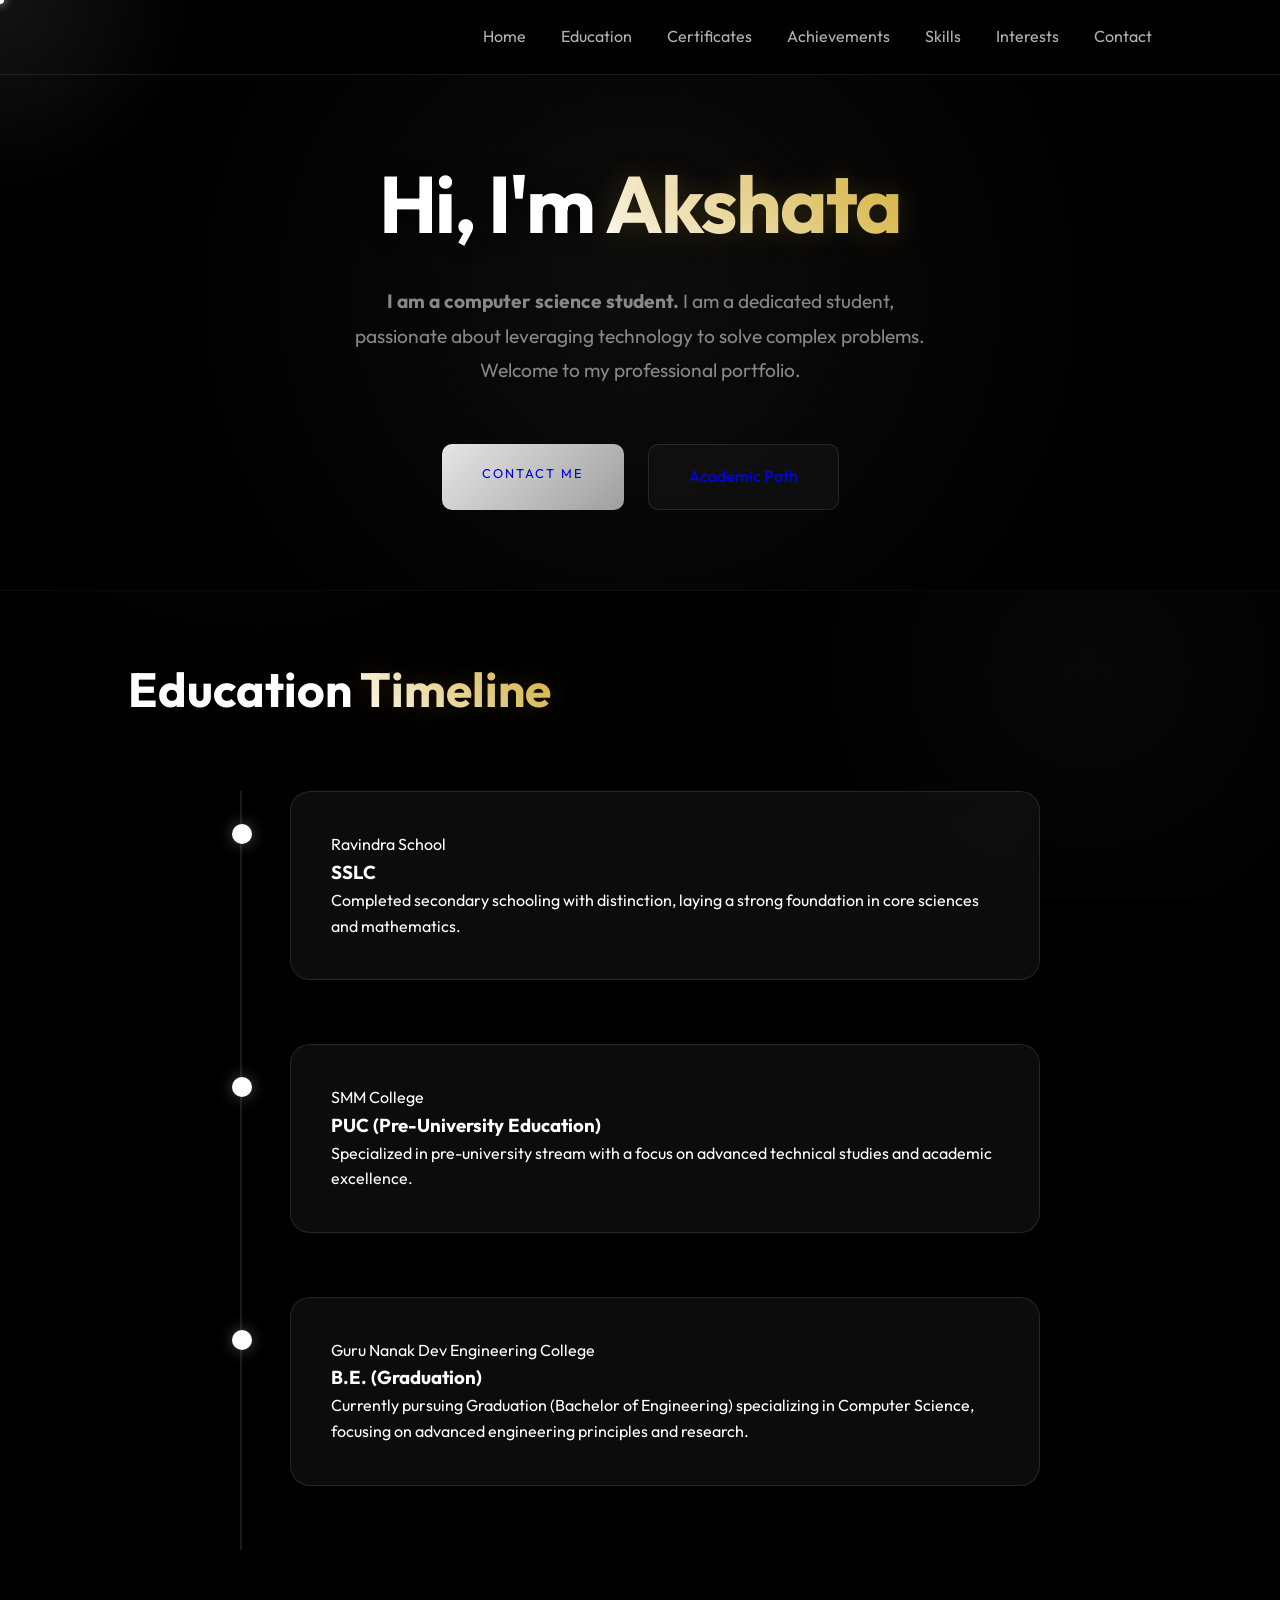
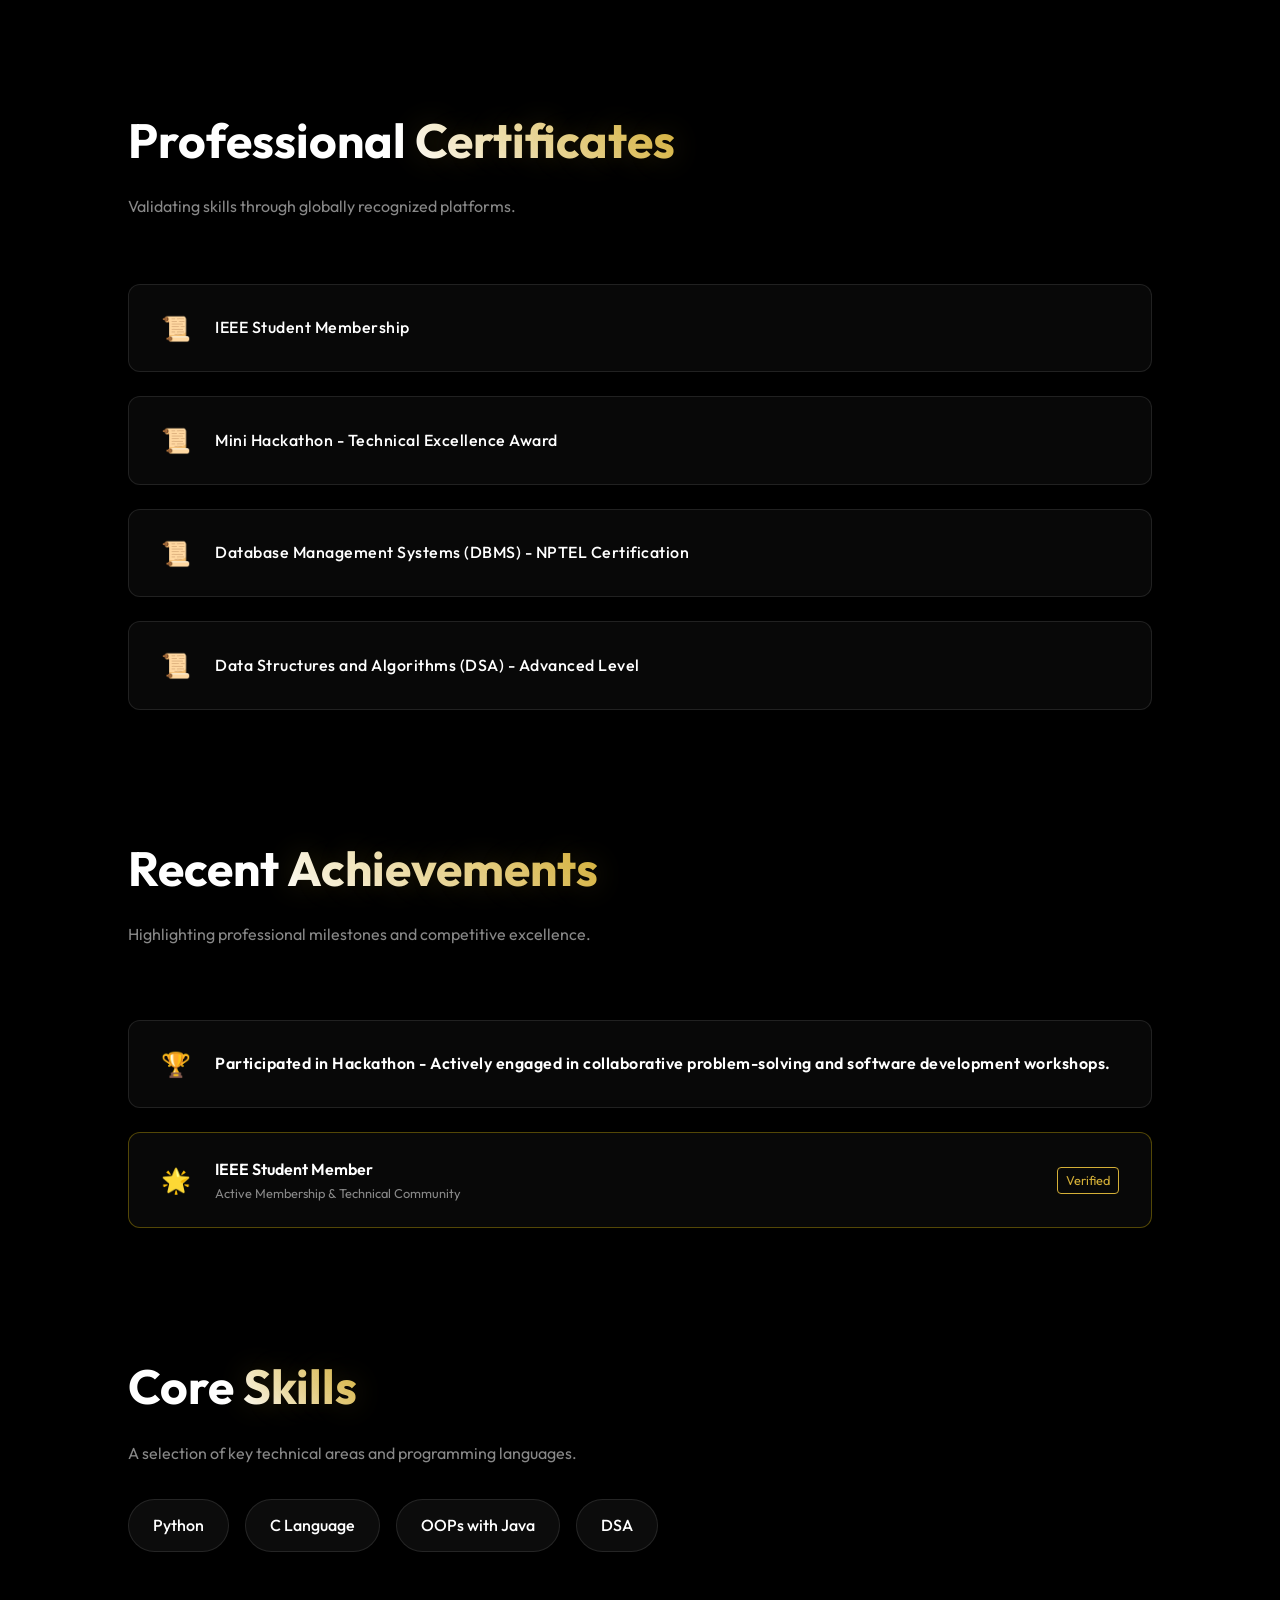
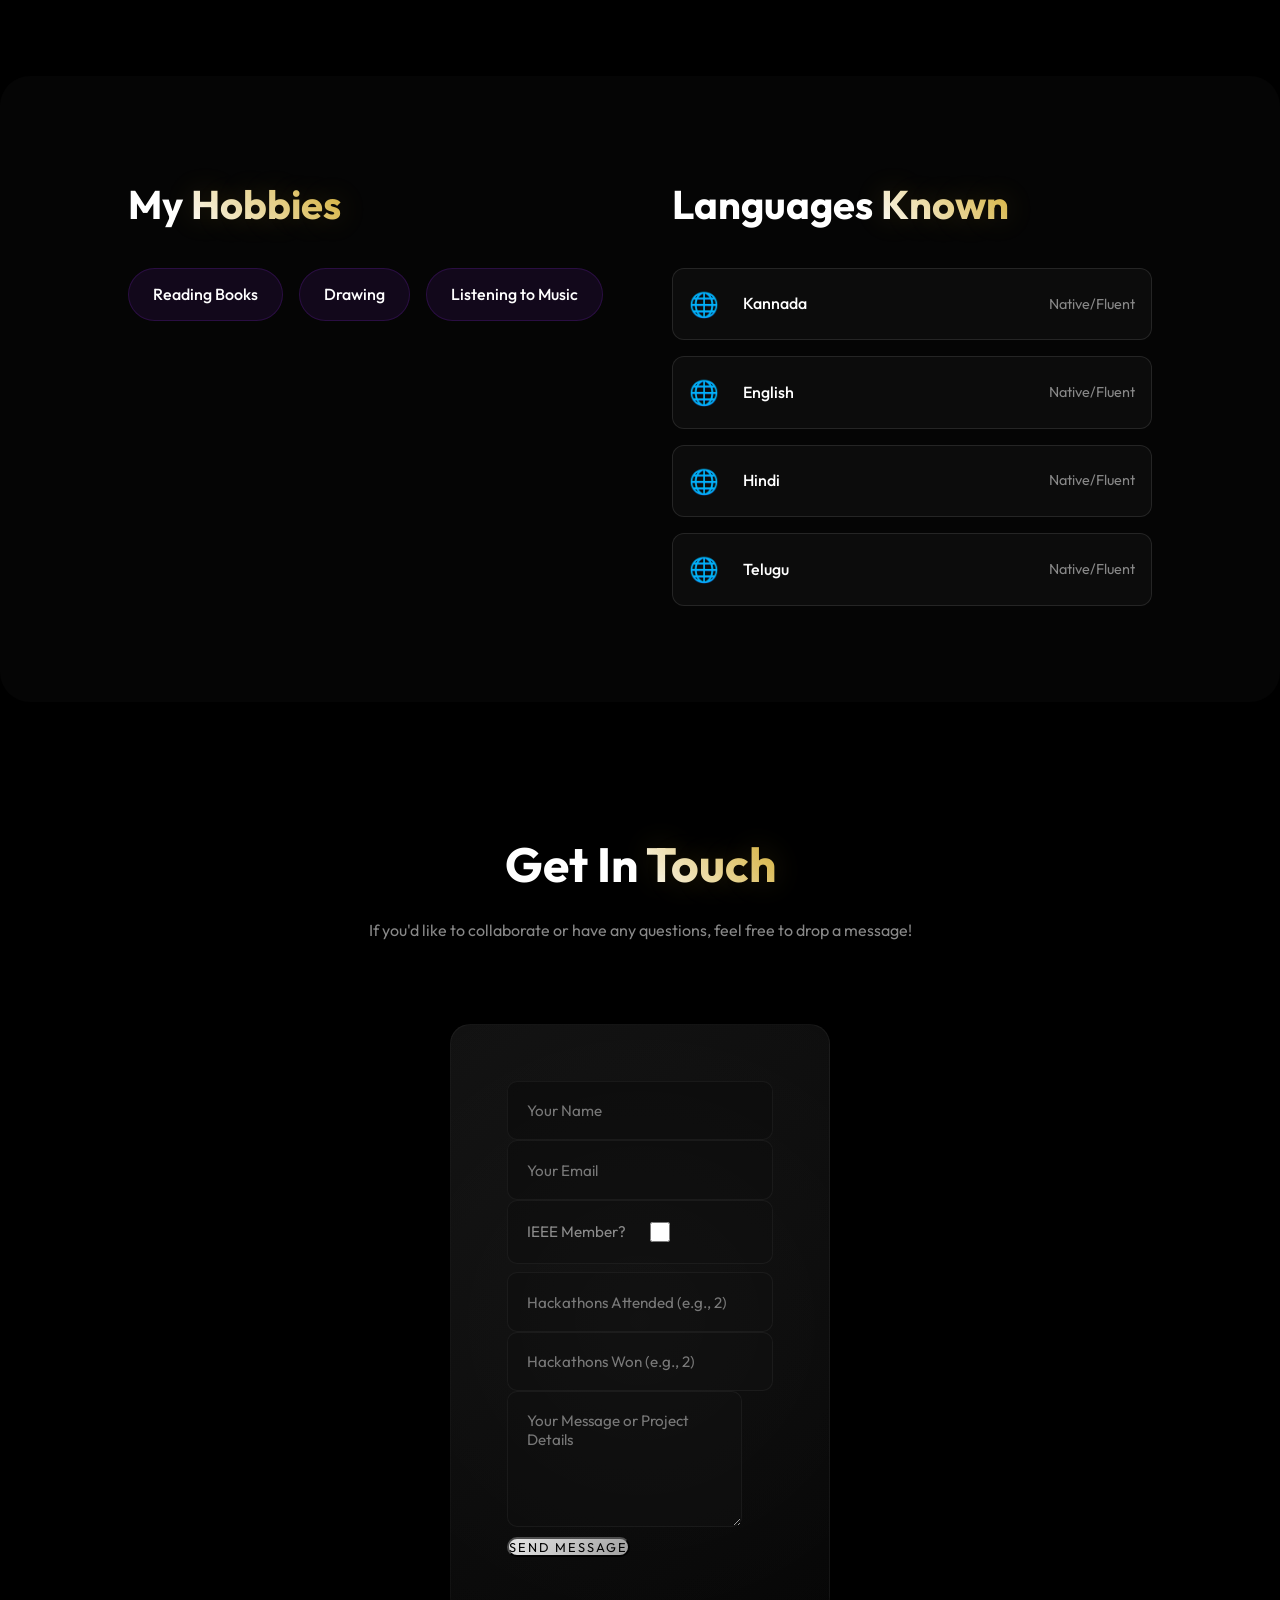
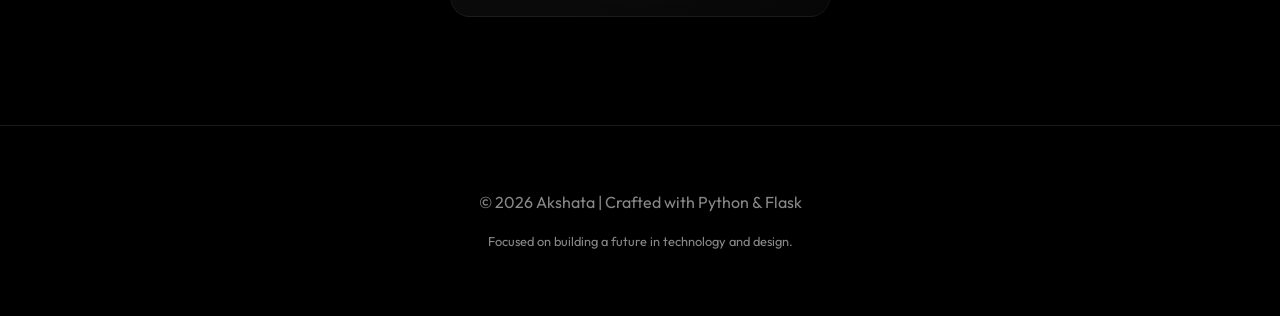
<file: index.html>
<!DOCTYPE html>
<html lang="en">
<head>
    <meta charset="UTF-8">
    <meta name="viewport" content="width=device-width, initial-scale=1.0">
    <title>Akshata | Portfolio</title>
    <meta name="description" content="Portfolio of Akshata, featuring education details and specialized skills.">
    <link rel="stylesheet" href="static/css/style.css">
</head>
<body>
    <div class="torch-cursor"></div>
    <div class="torch-cursor-dot"></div>
    <div class="blob-container">
        <div class="blob-purple"></div>
        <div class="blob-magenta"></div>
    </div>

    <!-- Navigation -->
    <nav>
        <div class="logo"></div>
        <div class="hamburger">
            <span></span>
            <span></span>
            <span></span>
        </div>
        <div class="nav-links">
            <a href="#home">Home</a>
            <a href="#education">Education</a>
            <a href="#certificates">Certificates</a>
            <a href="#achievements">Achievements</a>
            <a href="#skills">Skills</a>
            <a href="#interests">Interests</a>
            <a href="#contact">Contact</a>
        </div>
    </nav>

    <!-- Hero Section -->
    <section id="home" class="hero">
        <div class="hero-content animate-up">
            <h1>Hi, I'm <span>Akshata</span></h1>
            <p><strong>I am a computer science student.</strong> I am a dedicated student, passionate about leveraging technology to solve complex problems. Welcome to my professional portfolio.</p>
            <div style="display: flex; gap: 1.5rem; margin-top: 3.5rem; justify-content: center;">
                <a href="#contact" class="submit-btn" style="text-decoration: none; padding: 1.2rem 2.5rem; max-width: 250px;">Contact Me</a>
                <a href="#education" class="skill-tag" style="text-decoration: none; padding: 1.2rem 2.5rem; border-radius: 10px; border: 1px solid rgba(255,255,255,0.1);">Academic Path</a>
            </div>
        </div>
    </section>

    <!-- Education Section (Timeline) -->
    <section id="education">
        <h2 style="font-size: 3rem; margin-bottom: 2rem;">Education <span>Timeline</span></h2>
        <div class="timeline">
            
            <div class="timeline-item animate-up" data-delay="0.0">
                <span class="institution">Ravindra School</span>
                <h3>SSLC</h3>
                <p>Completed secondary schooling with distinction, laying a strong foundation in core sciences and mathematics.</p>
            </div>
            
            <div class="timeline-item animate-up" data-delay="0.2">
                <span class="institution">SMM College</span>
                <h3>PUC (Pre-University Education)</h3>
                <p>Specialized in pre-university stream with a focus on advanced technical studies and academic excellence.</p>
            </div>
            
            <div class="timeline-item animate-up" data-delay="0.4">
                <span class="institution">Guru Nanak Dev Engineering College</span>
                <h3>B.E. (Graduation)</h3>
                <p>Currently pursuing Graduation (Bachelor of Engineering) specializing in Computer Science, focusing on advanced engineering principles and research.</p>
            </div>
            
        </div>
    </section>

    <!-- Certificates Section -->
    <section id="certificates">
        <h2 style="font-size: 3rem; margin-bottom: 1rem;">Professional <span>Certificates</span></h2>
        <p style="color: var(--text-muted); margin-bottom: 2rem;">Validating skills through globally recognized platforms.</p>
        <div class="certs-container">
            
            <div class="cert-item animate-up" data-delay="0.0">
                <span class="cert-icon">📜</span>
                <span style="font-weight: 500; letter-spacing: 0.5px;">IEEE Student Membership</span>
            </div>
            
            <div class="cert-item animate-up" data-delay="0.1">
                <span class="cert-icon">📜</span>
                <span style="font-weight: 500; letter-spacing: 0.5px;">Mini Hackathon - Technical Excellence Award</span>
            </div>
            
            <div class="cert-item animate-up" data-delay="0.2">
                <span class="cert-icon">📜</span>
                <span style="font-weight: 500; letter-spacing: 0.5px;">Database Management Systems (DBMS) - NPTEL Certification</span>
            </div>
            
            <div class="cert-item animate-up" data-delay="0.30000000000000004">
                <span class="cert-icon">📜</span>
                <span style="font-weight: 500; letter-spacing: 0.5px;">Data Structures and Algorithms (DSA) - Advanced Level</span>
            </div>
            
        </div>
    </section>

    <!-- Achievements Section -->
    <section id="achievements">
        <h2 style="font-size: 3rem; margin-bottom: 1rem;">Recent <span>Achievements</span></h2>
        <p style="color: var(--text-muted); margin-bottom: 2.5rem;">Highlighting professional milestones and competitive excellence.</p>
        <div class="certs-container">
            
            <div class="cert-item animate-up" data-delay="0.0">
                <span class="cert-icon">🏆</span>
                <span style="font-weight: 600; letter-spacing: 0.5px; color: #FFFFFF;">Participated in Hackathon - Actively engaged in collaborative problem-solving and software development workshops.</span>
            </div>
            
            <div class="cert-item animate-up" data-delay="0.2" style="border-color: rgba(255, 215, 0, 0.3);">
                <span class="cert-icon">🌟</span>
                <div style="display: flex; flex-direction: column;">
                    <span style="font-weight: 600;">IEEE Student Member</span>
                    <span style="font-size: 0.8rem; color: var(--text-muted);">Active Membership & Technical Community</span>
                </div>
                <span style="font-size: 0.8rem; color: #D4AF37; margin-left: auto; border: 1px solid #D4AF37; padding: 2px 8px; border-radius: 4px;">Verified</span>
            </div>
        </div>
    </section>

    <!-- Skills Section -->
    <section id="skills">
        <h2 style="font-size: 3rem; margin-bottom: 1rem;">Core <span>Skills</span></h2>
        <p style="color: var(--text-muted); max-width: 600px;">A selection of key technical areas and programming languages.</p>
        <div class="skills-list">
            
            <div class="skill-tag animate-up" data-delay="0.0">
                Python
            </div>
            
            <div class="skill-tag animate-up" data-delay="0.1">
                C Language
            </div>
            
            <div class="skill-tag animate-up" data-delay="0.2">
                OOPs with Java
            </div>
            
            <div class="skill-tag animate-up" data-delay="0.30000000000000004">
                DSA
            </div>
            
        </div>
    </section>

    <!-- Hobbies & Languages Section -->
    <section id="interests" class="interests-container">
        <div class="interests-grid">
            <div class="animate-up">
                <h2 style="font-size: 2.5rem; margin-bottom: 1.5rem;">My <span>Hobbies</span></h2>
                <div class="skills-list" style="justify-content: flex-start;">
                    
                    <div class="skill-tag" style="background: rgba(138, 43, 226, 0.1); border-color: rgba(138, 43, 226, 0.2);">
                        Reading Books
                    </div>
                    
                    <div class="skill-tag" style="background: rgba(138, 43, 226, 0.1); border-color: rgba(138, 43, 226, 0.2);">
                        Drawing
                    </div>
                    
                    <div class="skill-tag" style="background: rgba(138, 43, 226, 0.1); border-color: rgba(138, 43, 226, 0.2);">
                        Listening to Music
                    </div>
                    
                </div>
            </div>
            <div class="animate-up" data-delay="0.2">
                <h2 style="font-size: 2.5rem; margin-bottom: 1.5rem;">Languages <span>Known</span></h2>
                <div class="certs-container" style="display: flex; flex-direction: column; gap: 1rem;">
                    
                    <div class="cert-item" style="padding: 1rem; margin: 0; width: 100%;">
                        <span class="cert-icon">🌐</span>
                        <span style="font-weight: 500;">Kannada</span>
                        <span style="margin-left: auto; color: var(--text-muted); font-size: 0.9rem;">Native/Fluent</span>
                    </div>
                    
                    <div class="cert-item" style="padding: 1rem; margin: 0; width: 100%;">
                        <span class="cert-icon">🌐</span>
                        <span style="font-weight: 500;">English</span>
                        <span style="margin-left: auto; color: var(--text-muted); font-size: 0.9rem;">Native/Fluent</span>
                    </div>
                    
                    <div class="cert-item" style="padding: 1rem; margin: 0; width: 100%;">
                        <span class="cert-icon">🌐</span>
                        <span style="font-weight: 500;">Hindi</span>
                        <span style="margin-left: auto; color: var(--text-muted); font-size: 0.9rem;">Native/Fluent</span>
                    </div>
                    
                    <div class="cert-item" style="padding: 1rem; margin: 0; width: 100%;">
                        <span class="cert-icon">🌐</span>
                        <span style="font-weight: 500;">Telugu</span>
                        <span style="margin-left: auto; color: var(--text-muted); font-size: 0.9rem;">Native/Fluent</span>
                    </div>
                    
                </div>
            </div>
        </div>
    </section>

    <!-- Professional Contact Form -->
    <section id="contact">
        <div style="text-align: center;">
            <h2 style="font-size: 3rem; margin-bottom: 1rem;">Get In <span>Touch</span></h2>
            <p style="color: var(--text-muted); margin-bottom: 2rem;">If you'd like to collaborate or have any questions, feel free to drop a message!</p>
        </div>
        
        <form class="contact-form animate-up">
            <div class="input-group">
                <input type="text" placeholder="Your Name" required>
            </div>
            <div class="input-group">
                <input type="email" placeholder="Your Email" required>
            </div>
            <div class="checkbox-container">
                <label>IEEE Member?</label>
                <input type="checkbox">
            </div>
            <div class="input-group">
                <input type="text" placeholder="Hackathons Attended (e.g., 2)" required>
            </div>
            <div class="input-group">
                <input type="text" placeholder="Hackathons Won (e.g., 2)" required>
            </div>
            <div class="input-group">
                <textarea rows="5" placeholder="Your Message or Project Details" required></textarea>
            </div>
            <button type="submit" class="submit-btn shadow-purple">Send Message</button>
        </form>
    </section>

    <!-- Footer -->
    <footer>
        <p>© 2026 Akshata | Crafted with Python & Flask</p>
        <p style="font-size: 0.8rem; margin-top: 1rem;">Focused on building a future in technology and design.</p>
    </footer>

    <script>
        // Intersection Observer for scroll animations
        const observer = new IntersectionObserver((entries) => {
            entries.forEach(entry => {
                if (entry.isIntersecting) {
                    const delay = entry.target.getAttribute('data-delay') || '0';
                    entry.target.style.transitionDelay = `${delay}s`;
                    entry.target.classList.add('visible');
                    entry.target.style.opacity = "1";
                    entry.target.style.transform = "translateY(0)";
                }
            });
        }, { threshold: 0.1 });

        document.querySelectorAll('.animate-up').forEach(el => {
            el.style.opacity = "0";
            el.style.transform = "translateY(30px)";
            el.style.transition = "all 0.8s cubic-bezier(0.175, 0.885, 0.32, 1.275)";
            observer.observe(el);
        });

        // Torch Cursor Logic
        const torch = document.querySelector('.torch-cursor');
        const dot = document.querySelector('.torch-cursor-dot');
        
        document.addEventListener('mousemove', (e) => {
            torch.style.left = e.clientX + 'px';
            torch.style.top = e.clientY + 'px';
            dot.style.left = e.clientX + 'px';
            dot.style.top = e.clientY + 'px';
        });

        document.querySelectorAll('a, button, input, textarea, select, .hamburger').forEach(el => {
            el.addEventListener('mouseenter', () => dot.classList.add('hover'));
            el.addEventListener('mouseleave', () => dot.classList.remove('hover'));
        });

        // Hamburger Menu Logic
        const hamburger = document.querySelector('.hamburger');
        const navLinks = document.querySelector('.nav-links');

        hamburger.addEventListener('click', () => {
            hamburger.classList.toggle('active');
            navLinks.classList.toggle('active');
        });

        document.querySelectorAll('.nav-links a').forEach(link => {
            link.addEventListener('click', () => {
                hamburger.classList.remove('active');
                navLinks.classList.remove('active');
            });
        });

    </script>
</body>
</html>
</file>
<file: static/css/style.css>
@import url('https://fonts.googleapis.com/css2?family=Outfit:wght@300;400;600;700&display=swap');

:root {
    --bg-color: #000000;
    --card-bg: rgba(20, 20, 20, 0.6);
    --border-color: rgba(255, 255, 255, 0.1);
    --accent-primary: #FFFFFF;
    --accent-secondary: #D1D1D1;
    --text-main: #FFFFFF;
    --text-muted: #888888;
    --glass-blur: blur(20px);
    --btn-gradient: linear-gradient(135deg, #FFFFFF, #B0B0B0);
    --glow-shadow: 0 0 15px rgba(255, 255, 255, 0.2);
    --transition-smooth: all 0.5s cubic-bezier(0.25, 0.8, 0.25, 1);
}

* {
    margin: 0;
    padding: 0;
    box-sizing: border-box;
    font-family: 'Outfit', sans-serif;
}

html {
    scroll-behavior: smooth;
}

body {
    background-color: var(--bg-color);
    color: var(--text-main);
    overflow-x: hidden;
    line-height: 1.6;
}

/* Custom Scrollbar */
::-webkit-scrollbar { width: 10px; }
::-webkit-scrollbar-track { background: var(--bg-color); }
::-webkit-scrollbar-thumb { background: var(--accent-primary); border-radius: 5px; box-shadow: 0 0 10px var(--accent-primary); }

/* Background Animated Glows */
.blob-container {
    position: fixed;
    width: 100%;
    height: 100%;
    z-index: -1;
    overflow: hidden;
}

.blob-purple {
    position: absolute;
    top: -10%; left: -10%;
    width: 60vw; height: 60vw;
    background: radial-gradient(circle, rgba(255, 255, 255, 0.05) 0%, transparent 70%);
    animation: floating 12s infinite alternate ease-in-out;
}

.blob-magenta {
    position: absolute;
    bottom: -10%; right: -10%;
    width: 50vw; height: 50vw;
    background: radial-gradient(circle, rgba(255, 255, 255, 0.03) 0%, transparent 70%);
    animation: floating 15s infinite alternate-reverse ease-in-out;
}

@keyframes floating {
    from { transform: translate(0, 0); }
    to { transform: translate(100px, 100px); }
}

/* Navbar Enhancements */
nav {
    position: fixed;
    top: 0;
    width: 100%;
    padding: 1.5rem 10%;
    display: flex;
    justify-content: space-between;
    align-items: center;
    z-index: 1000;
    background: rgba(0, 0, 0, 0.8);
    backdrop-filter: blur(10px);
    border-bottom: 1px solid var(--border-color);
}

.logo {
    font-size: 1.5rem;
    font-weight: 700;
    letter-spacing: -1px;
    background: linear-gradient(45deg, #FFFFFF, #D4AF37);
    -webkit-background-clip: text;
    background-clip: text;
    -webkit-text-fill-color: transparent;
}

.nav-links a {
    color: var(--text-main);
    text-decoration: none;
    margin-left: 2rem;
    font-weight: 400;
    opacity: 0.7;
    transition: var(--transition-fast);
}

.nav-links a:hover {
    opacity: 1;
    color: var(--accent-secondary);
}

.hamburger {
    display: none;
    flex-direction: column;
    cursor: pointer;
    gap: 5px;
    z-index: 1001;
}

.hamburger span {
    width: 25px;
    height: 3px;
    background: var(--text-main);
    border-radius: 5px;
    transition: all 0.3s ease;
}

/* Sections */
section {
    padding: 60px 10%;
    min-height: auto;
    display: flex;
    flex-direction: column;
    justify-content: center;
}

/* Hero Section Enhancements (Simplified & Centered) */
.hero {
    position: relative;
    padding: 140px 10% 80px 10%;
    display: flex;
    flex-direction: column;
    align-items: center;
    justify-content: center;
    text-align: center;
    background: radial-gradient(circle at 50% 50%, rgba(255, 255, 255, 0.05), transparent 70%), var(--bg-color);
    border-bottom: 1px solid rgba(255, 255, 255, 0.03);
}

.hero-content {
    max-width: 750px;
}

.hero h1 {
    font-size: 4.5rem;
    font-weight: 700;
    margin-bottom: 1.5rem;
    letter-spacing: -2px;
}

.hero p {
    font-size: 1.25rem;
    color: var(--text-muted);
    line-height: 1.8;
}


h1 span, h2 span {
    background: linear-gradient(45deg, #FFFFFF, #D4AF37);
    -webkit-background-clip: text;
    background-clip: text;
    -webkit-text-fill-color: transparent;
    text-shadow: 0 0 30px rgba(212, 175, 55, 0.2);
}

.hero h1 {
    font-size: 5rem;
    font-weight: 700;
    margin-bottom: 1rem;
    letter-spacing: -2px;
    text-shadow: 0 0 20px rgba(0, 0, 0, 0.5);
}

.hero p {
    font-size: 1.2rem;
    color: var(--text-muted);
    max-width: 600px;
    margin: 0 auto 2rem;
}

/* Timeline Layout (Line-by-Line) */
.timeline {
    position: relative;
    max-width: 800px;
    margin: 2rem auto;
    padding-left: 3rem;
    border-left: 2px solid var(--border-color);
}

.timeline-item {
    position: relative;
    margin-bottom: 4rem;
    padding: 2.5rem;
    background: var(--card-bg);
    border-radius: 20px;
    border: 1px solid var(--border-color);
    backdrop-filter: var(--glass-blur);
    transition: var(--transition-smooth);
}

.timeline-item::before {
    content: '';
    position: absolute;
    left: -3.7rem;
    top: 2rem;
    width: 20px;
    height: 20px;
    background: #FFFFFF;
    border-radius: 50%;
    box-shadow: 0 0 15px rgba(255, 255, 255, 0.3);
    z-index: 1;
}

.timeline-item:hover {
    transform: translateX(10px);
    border-color: #FFFFFF;
    box-shadow: 0 0 25px rgba(255, 255, 255, 0.1);
}

.timeline-item .cgpa-badge {
    position: absolute;
    top: -15px;
    right: -15px;
    background: var(--btn-gradient);
    padding: 0.5rem 1.2rem;
    border-radius: 50px;
    font-weight: 700;
    box-shadow: var(--glow-shadow);
}

/* Certificates List */
.certs-container {
    display: flex;
    flex-direction: column;
    gap: 1.5rem;
    margin-top: 2rem;
}

.cert-item {
    display: flex;
    align-items: center;
    gap: 1.5rem;
    padding: 1.5rem 2rem;
    background: rgba(255, 255, 255, 0.03);
    border: 1px solid var(--border-color);
    border-radius: 12px;
    transition: var(--transition-smooth);
}

.cert-item:hover {
    background: rgba(255, 255, 255, 0.08);
    transform: scale(1.02);
    border-color: #FFFFFF;
}

.cert-icon {
    font-size: 1.5rem;
    color: var(--accent-secondary);
}

.card h3 {
    font-size: 1.5rem;
    margin-bottom: 0.5rem;
    color: var(--accent-secondary);
}

.card .institution {
    font-weight: 600;
    display: block;
    margin-bottom: 1rem;
    font-size: 1.1rem;
}

.card p {
    color: var(--text-muted);
}

/* Skills */
.skills-list {
    display: flex;
    flex-wrap: wrap;
    gap: 1rem;
    margin-top: 2rem;
}

.skill-tag {
    background: var(--card-bg);
    border: 1px solid var(--border-color);
    padding: 0.8rem 1.5rem;
    border-radius: 50px;
    font-weight: 500;
    transition: var(--transition-fast);
}

.skill-tag:hover {
    background: var(--btn-gradient);
    border-color: var(--accent-secondary);
    box-shadow: var(--glow-shadow);
    transform: scale(1.1);
}

/* Shining Black Form Styles */
.contact-form {
    max-width: 600px;
    margin: 3rem auto;
    background: linear-gradient(145deg, #111111, #050505); /* Shining Black */
    padding: 3.5rem;
    border-radius: 20px;
    border: 1px solid rgba(255, 255, 255, 0.05); /* Very subtle */
    position: relative;
    overflow: hidden;
}

.contact-form::before {
    content: '';
    position: absolute;
    top: -50%; left: -50%;
    width: 200%; height: 200%;
    background: radial-gradient(circle, rgba(255, 255, 255, 0.03) 0%, transparent 60%);
    pointer-events: none;
}

.input-group input, .input-group textarea {
    background: #0a0a0a;
    border: 1px solid rgba(255, 255, 255, 0.05);
    border-radius: 10px;
    padding: 1.2rem;
    font-size: 0.95rem;
    color: #ffffff;
    transition: var(--transition-smooth);
}

.input-group input:focus, .input-group textarea:focus {
    border-color: var(--accent-primary);
    background: #0f0f0f;
    box-shadow: 0 0 20px rgba(255, 255, 255, 0.08);
}

/* Specific Checkbox Styling */
.checkbox-container {
    display: flex;
    align-items: center;
    gap: 1.5rem !important;
    padding: 1.2rem;
    background: #0a0a0a;
    border: 1px solid rgba(255, 255, 255, 0.05);
    border-radius: 10px;
    margin-bottom: 0.5rem;
}

.checkbox-container label {
    font-size: 0.95rem;
    color: #888888;
    margin: 0;
}

.checkbox-container input[type="checkbox"] {
    width: 20px;
    height: 20px;
    accent-color: var(--accent-secondary);
    cursor: pointer;
    background: #111;
}

.submit-btn {
    background: var(--btn-gradient);
    border-radius: 10px;
    text-transform: uppercase;
    letter-spacing: 2px;
    font-size: 0.8rem;
    opacity: 0.9;
}

.submit-btn:hover {
    opacity: 1;
    transform: translateY(-2px);
    box-shadow: 0 10px 20px rgba(255, 255, 255, 0.1);
}

.submit-btn:hover {
    transform: scale(1.02);
    box-shadow: 0 0 30px rgba(255, 255, 255, 0.3);
}

/* Footer */
footer {
    padding: 4rem 10%;
    text-align: center;
    border-top: 1px solid var(--border-color);
    color: var(--text-muted);
}

/* Animations */
@keyframes fadeInUp {
    from { opacity: 0; transform: translateY(30px); }
    to { opacity: 1; transform: translateY(0); }
}

.animate-up {
    animation: fadeInUp 1s ease forwards;
}

/* Interests Section */
.interests-container {
    background: rgba(255, 255, 255, 0.02);
    border-radius: 30px;
    padding: 6rem 10% !important;
    margin: 4rem 0 !important;
}

.interests-grid {
    display: grid;
    grid-template-columns: 1fr 1fr;
    gap: 4rem;
}

@media (max-width: 768px) {
    .hamburger {
        display: flex;
    }
    
    .nav-links {
        position: fixed;
        right: -100%;
        top: 0;
        height: 100vh;
        width: 70%;
        max-width: 300px;
        background: rgba(10, 10, 10, 0.95);
        backdrop-filter: blur(15px);
        display: flex;
        flex-direction: column;
        align-items: center;
        justify-content: center;
        gap: 2rem;
        transition: right 0.4s cubic-bezier(0.25, 0.8, 0.25, 1);
        z-index: 1000;
        box-shadow: -10px 0 30px rgba(0,0,0,0.5);
    }

    .nav-links.active {
        right: 0;
    }

    .nav-links a {
        margin: 0;
        font-size: 1.2rem;
    }
    
    .hamburger.active span:nth-child(1) {
        transform: translateY(8px) rotate(45deg);
    }
    
    .hamburger.active span:nth-child(2) {
        opacity: 0;
    }
    
    .hamburger.active span:nth-child(3) {
        transform: translateY(-8px) rotate(-45deg);
    }

    .hero h1 { font-size: 3rem; }
    nav { padding: 1.5rem 5%; }
    section { padding: 80px 5%; }
    .interests-grid {
        grid-template-columns: 1fr;
        gap: 2.5rem;
    }
}

/* Torch Cursor */
body, a, button, input, textarea, select {
    cursor: none !important;
}

.torch-cursor {
    position: fixed;
    top: 0;
    left: 0;
    width: 400px;
    height: 400px;
    background: radial-gradient(circle, rgba(255, 255, 255, 0.08) 0%, transparent 70%);
    border-radius: 50%;
    pointer-events: none;
    z-index: 9998;
    transform: translate(-50%, -50%);
}

.torch-cursor-dot {
    position: fixed;
    top: 0;
    left: 0;
    width: 8px;
    height: 8px;
    background: #ffffff;
    border-radius: 50%;
    pointer-events: none;
    z-index: 10000;
    transform: translate(-50%, -50%);
    box-shadow: 0 0 10px rgba(255, 255, 255, 0.8);
    transition: transform 0.1s ease;
}

.torch-cursor-dot.hover {
    transform: translate(-50%, -50%) scale(2.5);
    background: #D4AF37;
    box-shadow: 0 0 15px rgba(212, 175, 55, 0.8);
}
</file>
